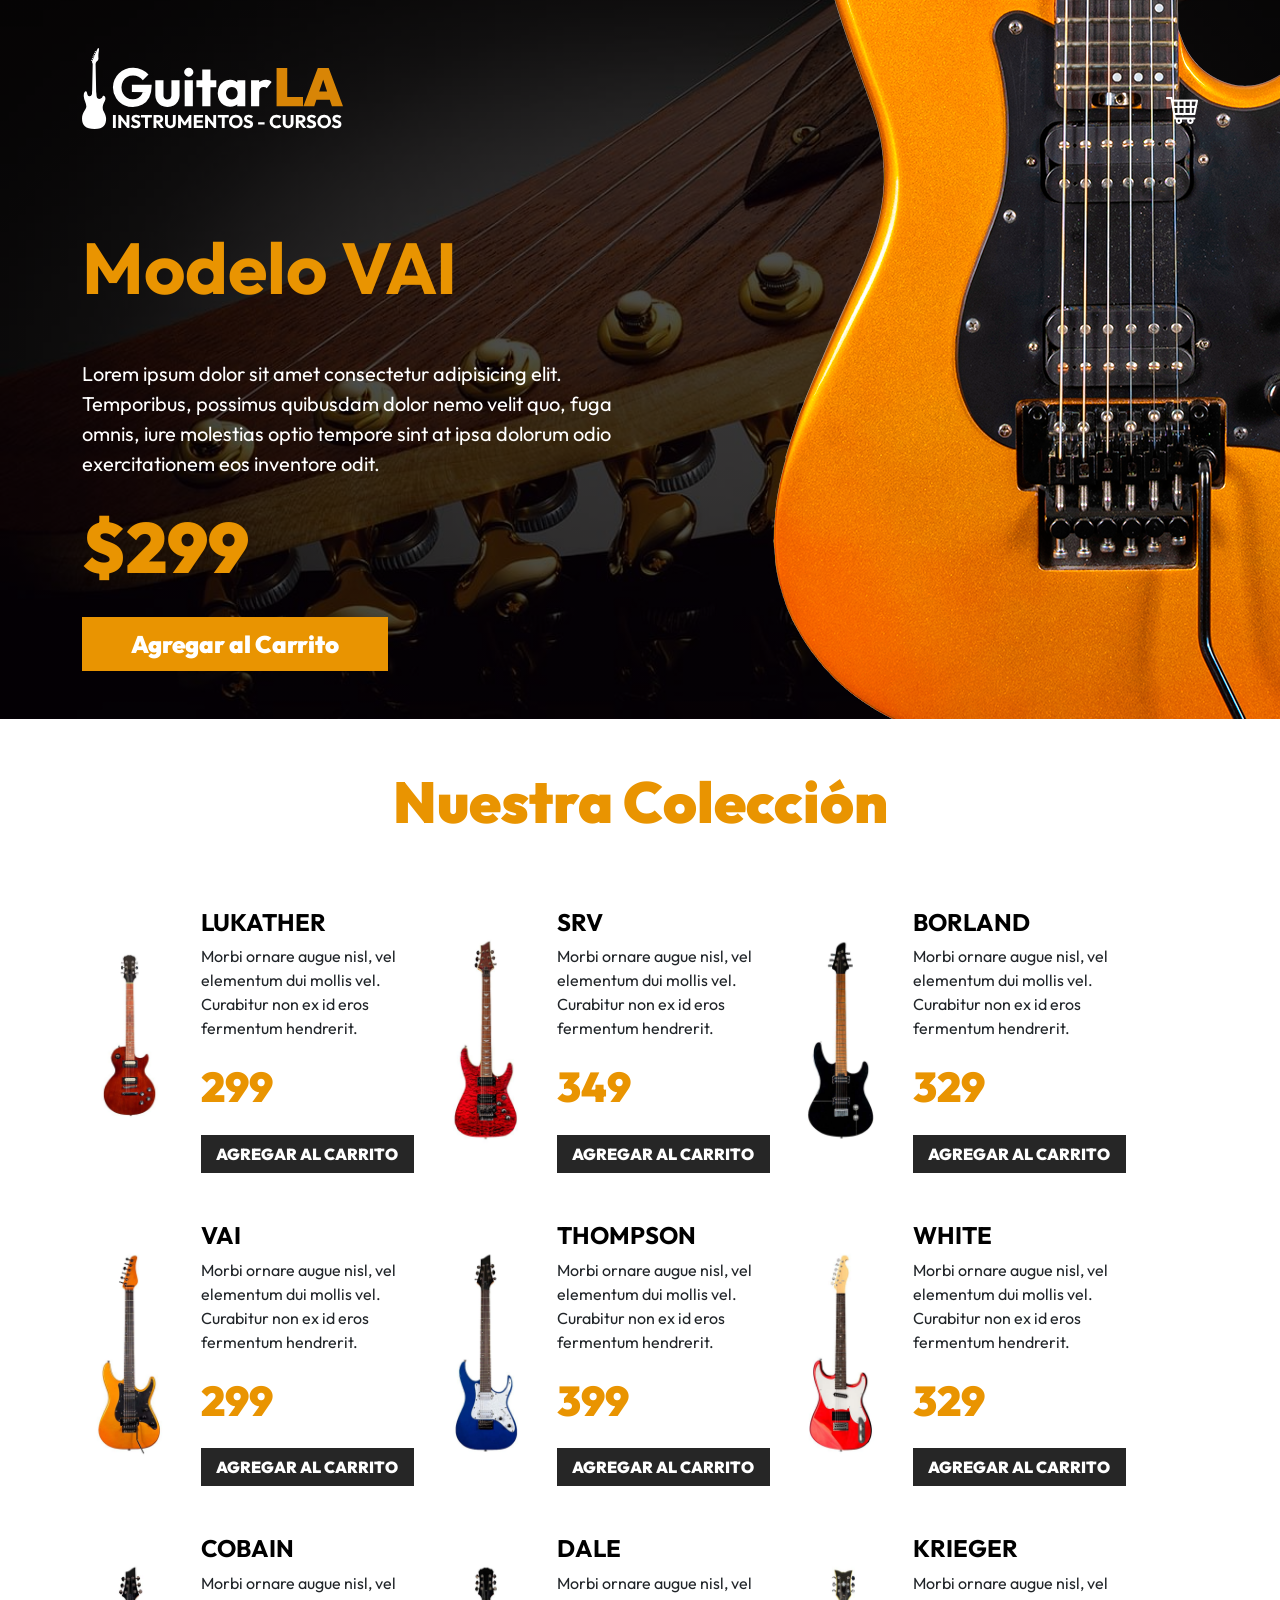
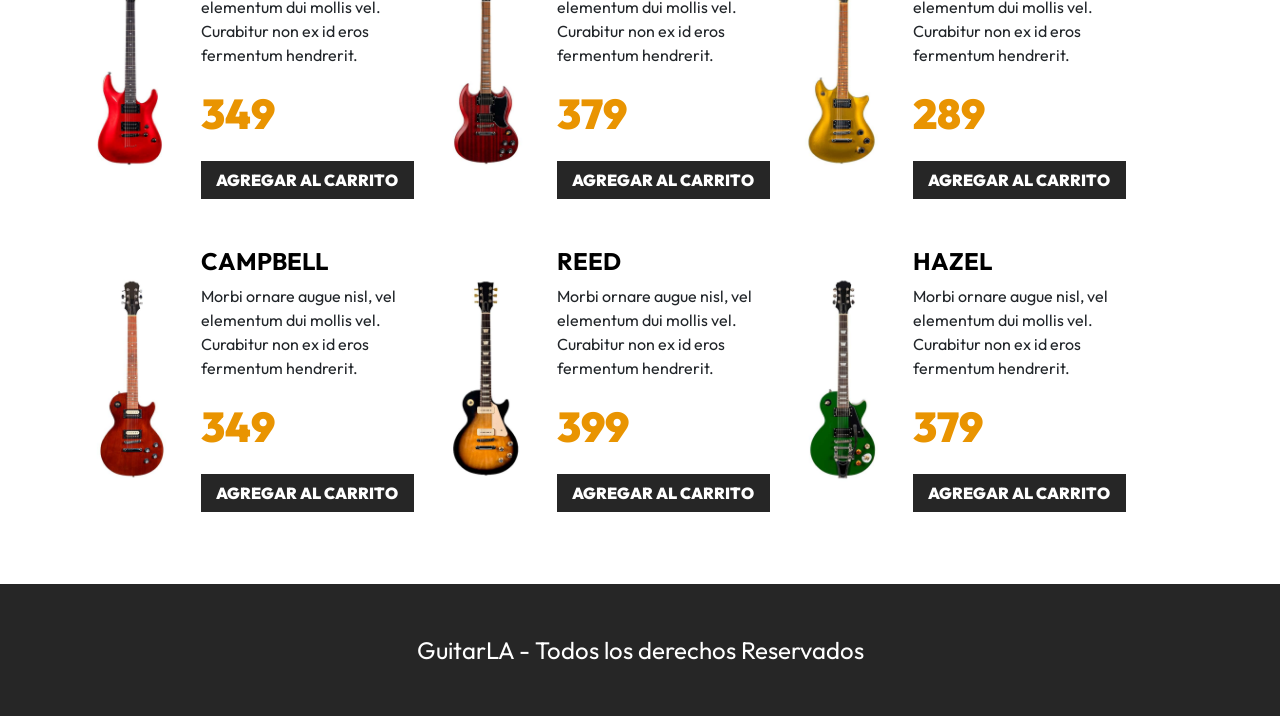
<file: index.html>
<!DOCTYPE html>
<html lang="es">
<head>
    <meta charset="UTF-8">
    <meta http-equiv="X-UA-Compatible" content="IE=edge">
    <meta name="viewport" content="width=device-width, initial-scale=1.0">
    <title>GuitarLA</title>
    <link rel="preconnect" href="https://fonts.googleapis.com">
    <link rel="preconnect" href="https://fonts.gstatic.com" crossorigin>
    <link href="https://fonts.googleapis.com/css2?family=Outfit:wght@400;700;900&display=swap" rel="stylesheet"> 
    <link rel="stylesheet" href="./css/style.css">
</head>
<body>
    <header class="py-5 header">
        <div class="container-xl">
            <div class="row justify-content-center justify-content-md-between">
                <div class="col-8 col-md-3">
                    <a href="./index.html">
                        <img class="img-fluid" src="./img/logo.svg" alt="imagen logo">
                    </a>
                </div>
                <nav class="col-md-6 a mt-5 d-flex align-items-start justify-content-end">
                    <div 
                        class="carrito"
                    >
                        <img class="img-fluid" src="./img/carrito.png" alt="imagen carrito" />

                        <div id="carrito" class="bg-white p-3">
                            
                    
                                
                        </div>
                    </div>
                </nav>
            </div><!--.row-->

            <div class="row mt-5">
                <div class="col-md-6 text-center text-md-start pt-5">
                    <h1 class="display-2 fw-bold">Modelo VAI</h1>
                    <p class="mt-5 fs-5 text-white">Lorem ipsum dolor sit amet consectetur adipisicing elit. Temporibus, possimus quibusdam dolor nemo velit quo, fuga omnis, iure molestias optio tempore sint at ipsa dolorum odio exercitationem eos inventore odit.</p>
                    <p class="text-primary fs-1 fw-black">$299</p>
                    <button 
                    id="vai"
                    data-id="4"
                      
                        type="button"
                        class="btn fs-4 bg-primary text-white py-2 px-5"
                    >Agregar al Carrito</button>
                </div>
            </div>
        </div>

        <img class="header-guitarra" src="./img/header_guitarra.png" alt="imagen header">
    </header>

    <main class="container-xl mt-5">
        <h2 class="text-center">Nuestra Colección</h2>

        <div class="row mt-5">
            
        </div>
    </main>


    <footer class="bg-dark mt-5 py-5">
        <div class="container-xl">
            <p class="text-white text-center fs-4 mt-4 m-md-0">GuitarLA - Todos los derechos Reservados</p>
        </div>
    </footer>
    <script src="./js/app.js" type="module"></script> 
</body>
</html>
</file>
<file: css/style.css>
@charset "UTF-8";





.fw-black {
  font-weight: 900;
}

.btn-dark {
  text-transform: uppercase;
}

.carrito {
  background-color: transparent;
  border: none;
  max-width: 2rem;
  position: relative;
  z-index: 100;
}

.carrito #carrito {
  display: none;
  position: absolute;
}

.carrito:hover #carrito {
  display: block;
  background-color: white;
  padding: 10px;
  height: fit-content;
  min-width: 350px;
  width: fit-content;
  top: 100%;
  right: 0;
  left: unset;
  margin-left: unset;
  margin-right: unset;
}

#carrito img {
  width: 30px;
}

#carrito .btn-danger {
  font-size: 10px;
  border-radius: 50%;
  padding: 5px 9px;
}

#carrito .btn-dark {
  padding: 0 2px;
  margin: 0 3px;
}
.m-0 {
  margin: 0;
}
/*!
 * Bootstrap  v5.2.3 (https://getbootstrap.com/)
 * Copyright 2011-2022 The Bootstrap Authors
 * Copyright 2011-2022 Twitter, Inc.
 * Licensed under MIT (https://github.com/twbs/bootstrap/blob/main/LICENSE)
 */
:root {
  --bs-blue: #0d6efd;
  --bs-indigo: #6610f2;
  --bs-purple: #6f42c1;
  --bs-pink: #d63384;
  --bs-red: #dc3545;
  --bs-orange: #fd7e14;
  --bs-yellow: #ffc107;
  --bs-green: #198754;
  --bs-teal: #20c997;
  --bs-cyan: #0dcaf0;
  --bs-black: #000;
  --bs-white: #FFF;
  --bs-gray: #6c757d;
  --bs-gray-dark: #343a40;
  --bs-gray-100: #f8f9fa;
  --bs-gray-200: #e9ecef;
  --bs-gray-300: #dee2e6;
  --bs-gray-400: #ced4da;
  --bs-gray-500: #adb5bd;
  --bs-gray-600: #6c757d;
  --bs-gray-700: #495057;
  --bs-gray-800: #343a40;
  --bs-gray-900: #212529;
  --bs-primary: #e99401;
  --bs-secondary: #6c757d;
  --bs-success: #198754;
  --bs-info: #0dcaf0;
  --bs-warning: #ffc107;
  --bs-danger: #dc3545;
  --bs-light: #f8f9fa;
  --bs-dark: #262626;
  --bs-primary-rgb: 233, 148, 1;
  --bs-secondary-rgb: 108, 117, 125;
  --bs-success-rgb: 25, 135, 84;
  --bs-info-rgb: 13, 202, 240;
  --bs-warning-rgb: 255, 193, 7;
  --bs-danger-rgb: 220, 53, 69;
  --bs-light-rgb: 248, 249, 250;
  --bs-dark-rgb: 38, 38, 38;
  --bs-white-rgb: 255, 255, 255;
  --bs-black-rgb: 0, 0, 0;
  --bs-body-color-rgb: 33, 37, 41;
  --bs-body-bg-rgb: 255, 255, 255;
  --bs-font-sans-serif: system-ui, -apple-system, "Segoe UI", Roboto, "Helvetica Neue", "Noto Sans", "Liberation Sans", Arial, sans-serif, "Apple Color Emoji", "Segoe UI Emoji", "Segoe UI Symbol", "Noto Color Emoji";
  --bs-font-monospace: SFMono-Regular, Menlo, Monaco, Consolas, "Liberation Mono", "Courier New", monospace;
  --bs-gradient: linear-gradient(180deg, rgba(255, 255, 255, 0.15), rgba(255, 255, 255, 0));
  --bs-body-font-family: Outfit, sans-serif;
  --bs-body-font-size: 1rem;
  --bs-body-font-weight: 400;
  --bs-body-line-height: 1.5;
  --bs-body-color: #212529;
  --bs-body-bg: #FFF;
  --bs-border-width: 1px;
  --bs-border-style: solid;
  --bs-border-color: #dee2e6;
  --bs-border-color-translucent: rgba(0, 0, 0, 0.175);
  --bs-border-radius: 0.375rem;
  --bs-border-radius-sm: 0.25rem;
  --bs-border-radius-lg: 0.5rem;
  --bs-border-radius-xl: 1rem;
  --bs-border-radius-2xl: 2rem;
  --bs-border-radius-pill: 50rem;
  --bs-link-color: #FFF;
  --bs-link-hover-color: #FFF;
  --bs-code-color: #d63384;
  --bs-highlight-bg: #fff3cd;
}

*,
*::before,
*::after {
  box-sizing: border-box;
}

@media (prefers-reduced-motion: no-preference) {
  :root {
    scroll-behavior: smooth;
  }
}

body {
  margin: 0;
  font-family: var(--bs-body-font-family);
  font-size: var(--bs-body-font-size);
  font-weight: var(--bs-body-font-weight);
  line-height: var(--bs-body-line-height);
  color: var(--bs-body-color);
  text-align: var(--bs-body-text-align);
  background-color: var(--bs-body-bg);
  -webkit-text-size-adjust: 100%;
  -webkit-tap-highlight-color: rgba(0, 0, 0, 0);
}

 h3, .h3, h2, .h2, h1, .h1 {
  margin-top: 0;
  margin-bottom: 0.5rem;
  font-family: "Outfit", sans-serif;
  font-weight: 900;
  line-height: 1.2;
  color: #e99401;
}

h1, .h1 {
  font-size: calc(1.565rem + 3.78vw);
}
@media (min-width: 1200px) {
  h1, .h1 {
    font-size: 4.4rem;
  }
}

h2, .h2 {
  font-size: calc(1.485rem + 2.82vw);
}
@media (min-width: 1200px) {
  h2, .h2 {
    font-size: 3.6rem;
  }
}

h3, .h3 {
  font-size: calc(1.385rem + 1.62vw);
}
@media (min-width: 1200px) {
  h3, .h3 {
    font-size: 2.6rem;
  }
}

p {
  margin-top: 0;
  margin-bottom: 1rem;
}

a {
  color: var(--bs-link-color);
  text-decoration: none;
}
a:hover {
  color: var(--bs-link-hover-color);
}

a:not([href]):not([class]), a:not([href]):not([class]):hover {
  color: inherit;
  text-decoration: none;
}

img,
svg {
  vertical-align: middle;
}

table {
  caption-side: bottom;
  border-collapse: collapse;
}

th {
  text-align: inherit;
  text-align: -webkit-match-parent;
}

thead,
tbody,
tr,
td,
th {
  border-color: inherit;
  border-style: solid;
  border-width: 0;
}

button {
  border-radius: 0;
}

button:focus:not(:focus-visible) {
  outline: 0;
}


button {
  margin: 0;
  font-family: inherit;
  font-size: inherit;
  line-height: inherit;
}

button {
  text-transform: none;
}

button,
[type=button] {
  -webkit-appearance: button;
}
button:not(:disabled),
[type=button]:not(:disabled) {
  cursor: pointer;
}

::-moz-focus-inner {
  padding: 0;
  border-style: none;
}

::-webkit-datetime-edit-fields-wrapper,
::-webkit-datetime-edit-text,
::-webkit-datetime-edit-minute,
::-webkit-datetime-edit-hour-field,
::-webkit-datetime-edit-day-field,
::-webkit-datetime-edit-month-field,
::-webkit-datetime-edit-year-field {
  padding: 0;
}

::-webkit-inner-spin-button {
  height: auto;
}

/* rtl:raw:
[type="tel"],
[type="url"],
[type="email"],
[type="number"] {
  direction: ltr;
}
*/
::-webkit-search-decoration {
  -webkit-appearance: none;
}

::-webkit-color-swatch-wrapper {
  padding: 0;
}

::file-selector-button {
  font: inherit;
  -webkit-appearance: button;
}

.display-2 {
  font-size: calc(1.575rem + 3.9vw);
  font-weight: 300;
  line-height: 1.2;
}
@media (min-width: 1200px) {
  .display-2 {
    font-size: 4.5rem;
  }
}

.img-fluid {
  max-width: 100%;
  height: auto;
}


.container-xl {
  --bs-gutter-x: 1.5rem;
  --bs-gutter-y: 0;
  width: 100%;
  padding-right: calc(var(--bs-gutter-x) * 0.5);
  padding-left: calc(var(--bs-gutter-x) * 0.5);
  margin-right: auto;
  margin-left: auto;
}
@media (min-width: 1200px) {
  .container-xl {
    max-width: 1140px;
  }
}
@media (min-width: 1400px) {
   .container-xl {
    max-width: 1320px;
  }
}
.row {
  --bs-gutter-x: 1.5rem;
  --bs-gutter-y: 0;
  display: flex;
  flex-wrap: wrap;
  margin-top: calc(-1 * var(--bs-gutter-y));
  margin-right: calc(-0.5 * var(--bs-gutter-x));
  margin-left: calc(-0.5 * var(--bs-gutter-x));
}
.row > * {
  flex-shrink: 0;
  width: 100%;
  max-width: 100%;
  padding-right: calc(var(--bs-gutter-x) * 0.5);
  padding-left: calc(var(--bs-gutter-x) * 0.5);
  margin-top: var(--bs-gutter-y);
}

.col-4 {
  flex: 0 0 auto;
  width: 33.33333333%;
}

.col-8 {
  flex: 0 0 auto;
  width: 66.66666667%;
}
@media (min-width: 768px) {
  .col-md-3 {
    flex: 0 0 auto;
    width: 25%;
  }
  .col-md-6 {
    flex: 0 0 auto;
    width: 50%;
  }
}
@media (min-width: 992px) {
  .col-lg-4 {
    flex: 0 0 auto;
    width: 33.33333333%;
  }
}
.table {
  --bs-table-color: var(--bs-body-color);
  --bs-table-bg: transparent;
  --bs-table-border-color: var(--bs-border-color);
  --bs-table-accent-bg: transparent;
  --bs-table-striped-color: var(--bs-body-color);
  --bs-table-striped-bg: rgba(0, 0, 0, 0.05);
  --bs-table-active-color: var(--bs-body-color);
  --bs-table-active-bg: rgba(0, 0, 0, 0.1);
  --bs-table-hover-color: var(--bs-body-color);
  --bs-table-hover-bg: rgba(0, 0, 0, 0.075);
  width: 100%;
  margin-bottom: 1rem;
  color: var(--bs-table-color);
  vertical-align: top;
  border-color: var(--bs-table-border-color);
}
.table > :not(caption) > * > * {
  padding: 0.5rem 0.5rem;
  background-color: var(--bs-table-bg);
  border-bottom-width: 1px;
  box-shadow: inset 0 0 0 9999px var(--bs-table-accent-bg);
}
.table > tbody {
  vertical-align: inherit;
}
.table > thead {
  vertical-align: bottom;
}

.btn {
  --bs-btn-padding-x: 0.75rem;
  --bs-btn-padding-y: 0.375rem;
  --bs-btn-font-family: ;
  --bs-btn-font-size: 1rem;
  --bs-btn-font-weight: 900;
  --bs-btn-line-height: 1.5;
  --bs-btn-color: #212529;
  --bs-btn-bg: transparent;
  --bs-btn-border-width: 1px;
  --bs-btn-border-color: transparent;
  --bs-btn-border-radius: 0;
  --bs-btn-hover-border-color: transparent;
  --bs-btn-box-shadow: inset 0 1px 0 rgba(255, 255, 255, 0.15), 0 1px 1px rgba(0, 0, 0, 0.075);
  --bs-btn-disabled-opacity: 0.65;
  --bs-btn-focus-box-shadow: 0 0 0 0.25rem rgba(var(--bs-btn-focus-shadow-rgb), .5);
  display: inline-block;
  padding: var(--bs-btn-padding-y) var(--bs-btn-padding-x);
  font-family: var(--bs-btn-font-family);
  font-size: var(--bs-btn-font-size);
  font-weight: var(--bs-btn-font-weight);
  line-height: var(--bs-btn-line-height);
  color: var(--bs-btn-color);
  text-align: center;
  vertical-align: middle;
  cursor: pointer;
  user-select: none;
  border: var(--bs-btn-border-width) solid var(--bs-btn-border-color);
  border-radius: var(--bs-btn-border-radius);
  background-color: var(--bs-btn-bg);
  transition: color 0.15s ease-in-out, background-color 0.15s ease-in-out, border-color 0.15s ease-in-out, box-shadow 0.15s ease-in-out;
}
@media (prefers-reduced-motion: reduce) {
  .btn {
    transition: none;
  }
}
.btn:hover {
  color: var(--bs-btn-hover-color);
  background-color: var(--bs-btn-hover-bg);
  border-color: var(--bs-btn-hover-border-color);
}
.btn:focus-visible {
  color: var(--bs-btn-hover-color);
  background-color: var(--bs-btn-hover-bg);
  border-color: var(--bs-btn-hover-border-color);
  outline: 0;
  box-shadow: var(--bs-btn-focus-box-shadow);
}
 :not(.btn-check) + .btn:active, .btn:first-child:active {
  color: var(--bs-btn-active-color);
  background-color: var(--bs-btn-active-bg);
  border-color: var(--bs-btn-active-border-color);
}
 :not(.btn-check) + .btn:active:focus-visible, .btn:first-child:active:focus-visible {
  box-shadow: var(--bs-btn-focus-box-shadow);
}
.btn:disabled {
  color: var(--bs-btn-disabled-color);
  pointer-events: none;
  background-color: var(--bs-btn-disabled-bg);
  border-color: var(--bs-btn-disabled-border-color);
  opacity: var(--bs-btn-disabled-opacity);
}

.btn-danger {
  --bs-btn-color: #FFF;
  --bs-btn-bg: #dc3545;
  --bs-btn-border-color: #dc3545;
  --bs-btn-hover-color: #FFF;
  --bs-btn-hover-bg: #bb2d3b;
  --bs-btn-hover-border-color: #b02a37;
  --bs-btn-focus-shadow-rgb: 225, 83, 97;
  --bs-btn-active-color: #FFF;
  --bs-btn-active-bg: #b02a37;
  --bs-btn-active-border-color: #a52834;
  --bs-btn-active-shadow: inset 0 3px 5px rgba(0, 0, 0, 0.125);
  --bs-btn-disabled-color: #FFF;
  --bs-btn-disabled-bg: #dc3545;
  --bs-btn-disabled-border-color: #dc3545;
}

.btn-dark {
  --bs-btn-color: #FFF;
  --bs-btn-bg: #262626;
  --bs-btn-border-color: #262626;
  --bs-btn-hover-color: #FFF;
  --bs-btn-hover-bg: #474747;
  --bs-btn-hover-border-color: #3c3c3c;
  --bs-btn-focus-shadow-rgb: 71, 71, 71;
  --bs-btn-active-color: #FFF;
  --bs-btn-active-bg: #515151;
  --bs-btn-active-border-color: #3c3c3c;
  --bs-btn-active-shadow: inset 0 3px 5px rgba(0, 0, 0, 0.125);
  --bs-btn-disabled-color: #FFF;
  --bs-btn-disabled-bg: #262626;
  --bs-btn-disabled-border-color: #262626;
}

.nav {
  --bs-nav-link-padding-x: 1rem;
  --bs-nav-link-padding-y: 0.5rem;
  --bs-nav-link-font-weight: ;
  --bs-nav-link-color: var(--bs-link-color);
  --bs-nav-link-hover-color: var(--bs-link-hover-color);
  --bs-nav-link-disabled-color: #6c757d;
  display: flex;
  flex-wrap: wrap;
  padding-left: 0;
  margin-bottom: 0;
  list-style: none;
}

@keyframes progress-bar-stripes {
  0% {
    background-position-x: 1rem;
  }
}

/* rtl:begin:ignore */

/* rtl:end:ignore */

/* rtl:begin:ignore */

/* rtl:end:ignore */

/* rtl:begin:ignore */

/* rtl:end:ignore */

/* rtl:begin:ignore */

/* rtl:end:ignore */

/* rtl:options: {
  "autoRename": true,
  "stringMap":[ {
    "name"    : "prev-next",
    "search"  : "prev",
    "replace" : "next"
  } ]
} */

@keyframes spinner-border {
  to {
    transform: rotate(360deg) /* rtl:ignore */;
  }
}

@keyframes spinner-grow {
  0% {
    transform: scale(0);
  }
  50% {
    opacity: 1;
    transform: none;
  }
}

@keyframes placeholder-glow {
  50% {
    opacity: 0.2;
  }
}

@keyframes placeholder-wave {
  100% {
    mask-position: -200% 0%;
  }
}

.d-flex {
  display: flex !important;
}

.w-100 {
  width: 100% !important;
}

.justify-content-end {
  justify-content: flex-end !important;
}

.justify-content-center {
  justify-content: center !important;
}

.align-items-start {
  align-items: flex-start !important;
}

.align-items-center {
  align-items: center !important;
}

.my-4 {
  margin-top: 1.5rem !important;
  margin-bottom: 1.5rem !important;
}

.mt-3 {
  margin-top: 1rem !important;
}

.mt-4 {
  margin-top: 1.5rem !important;
}

.mt-5 {
  margin-top: 3rem !important;
}

.p-2 {
  padding: 0.5rem !important;
}

.p-3 {
  padding: 1rem !important;
}

.px-5 {
  padding-right: 3rem !important;
  padding-left: 3rem !important;
}

.py-2 {
  padding-top: 0.5rem !important;
  padding-bottom: 0.5rem !important;
}

.py-5 {
  padding-top: 3rem !important;
  padding-bottom: 3rem !important;
}

.pt-5 {
  padding-top: 3rem !important;
}

.gap-4 {
  gap: 1.5rem !important;
}

.fs-1 {
  font-size: calc(1.565rem + 3.78vw) !important;
}

.fs-3 {
  font-size: calc(1.385rem + 1.62vw) !important;
}

.fs-4 {
  font-size: calc(1.275rem + 0.3vw) !important;
}

.fs-5 {
  font-size: 1.25rem !important;
}

.fw-bold {
  font-weight: 700 !important;
}

.text-end {
  text-align: right !important;
}

.text-center {
  text-align: center !important;
}

.text-uppercase {
  text-transform: uppercase !important;
}

/* rtl:begin:remove */

/* rtl:end:remove */
.text-primary {
  --bs-text-opacity: 1;
  color: rgba(var(--bs-primary-rgb), var(--bs-text-opacity)) !important;
}

.text-black {
  --bs-text-opacity: 1;
  color: rgba(var(--bs-black-rgb), var(--bs-text-opacity)) !important;
}

.text-white {
  --bs-text-opacity: 1;
  color: rgba(var(--bs-white-rgb), var(--bs-text-opacity)) !important;
}

.bg-primary {
  --bs-bg-opacity: 1;
  background-color: rgba(var(--bs-primary-rgb), var(--bs-bg-opacity)) !important;
}

.bg-dark {
  --bs-bg-opacity: 1;
  background-color: rgba(var(--bs-dark-rgb), var(--bs-bg-opacity)) !important;
}

.bg-white {
  --bs-bg-opacity: 1;
  background-color: rgba(var(--bs-white-rgb), var(--bs-bg-opacity)) !important;
}
@media (min-width: 768px) {
  .justify-content-md-between {
    justify-content: space-between !important;
  }
  .m-md-0 {
    margin: 0 !important;
  }
  .text-md-start {
    text-align: left !important;
  }
}
@media (min-width: 1200px) {
  .fs-1 {
    font-size: 4.4rem !important;
  }
  .fs-3 {
    font-size: 2.6rem !important;
  }
  .fs-4 {
    font-size: 1.5rem !important;
  }
}
@keyframes animarImagen {
  0% {
    opacity: 0;
    transform: translateX(-10rem);
  }
  50% {
    opacity: 0;
  }
  100% {
    opacity: 1;
    transform: translateX(0);
  }
}
.header {
  background-image: linear-gradient(to right, rgba(0, 0, 0, 0.7), rgba(0, 0, 0, 0.7)), url("../img/header.jpg");
  /** TODO: Eliminar la sig linea **/
  background-image: linear-gradient(to right, rgba(0, 0, 0, 0.7), rgba(0, 0, 0, 0.7)), url("../img/header.jpg");
  background-position: 50%;
  background-size: cover;
  position: relative;
}
.header .header-guitarra {
  display: none;
}
@media (min-width: 992px) {
  .header .header-guitarra {
    display: block;
    position: absolute;
    right: 0;
    bottom: 0;
    animation-duration: 1s;
    animation-delay: 0s;
    animation-timing-function: ease-in-out;
    animation-name: animarImagen;
    z-index: 10;
  }
}
</file>
